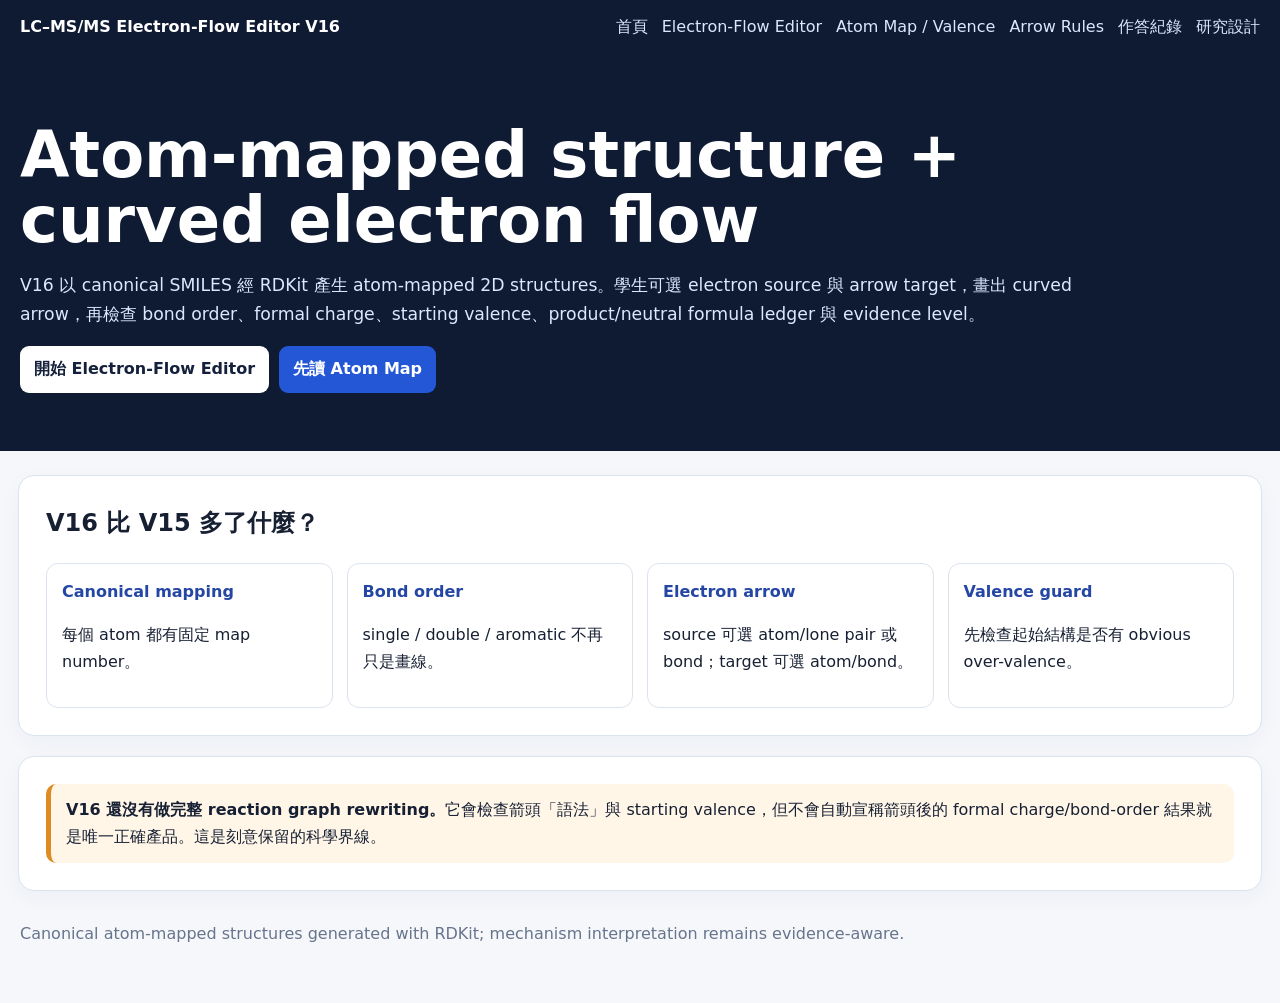
<file: lc-msms-v16/index.html>
<!doctype html><html lang="zh-Hant"><head><meta charset="utf-8"><meta name="viewport" content="width=device-width,initial-scale=1"><title>LC–MS/MS Electron-Flow Editor V16</title><link rel="stylesheet" href="assets/style.css"></head><body><header><div class="nav"><div class="brand">LC–MS/MS Electron-Flow Editor V16</div><nav class="links"><a href="index.html">首頁</a><a href="editor.html">Electron-Flow Editor</a><a href="atommap.html">Atom Map / Valence</a><a href="rules.html">Arrow Rules</a><a href="history.html">作答紀錄</a><a href="research.html">研究設計</a></nav></div></header>
<header><div class="hero"><h1>Atom-mapped structure +<br>curved electron flow</h1><p>V16 以 canonical SMILES 經 RDKit 產生 atom-mapped 2D structures。學生可選 electron source 與 arrow target，畫出 curved arrow，再檢查 bond order、formal charge、starting valence、product/neutral formula ledger 與 evidence level。</p><div class="cta"><a class="btn" href="editor.html">開始 Electron-Flow Editor</a><a class="btn alt" href="atommap.html">先讀 Atom Map</a></div></div></header>
<main><section class="sec"><h2>V16 比 V15 多了什麼？</h2><div class="grid4"><div class="card"><b>Canonical mapping</b><p>每個 atom 都有固定 map number。</p></div><div class="card"><b>Bond order</b><p>single / double / aromatic 不再只是畫線。</p></div><div class="card"><b>Electron arrow</b><p>source 可選 atom/lone pair 或 bond；target 可選 atom/bond。</p></div><div class="card"><b>Valence guard</b><p>先檢查起始結構是否有 obvious over-valence。</p></div></div></section>
<section class="sec"><div class="callout orange"><b>V16 還沒有做完整 reaction graph rewriting。</b>它會檢查箭頭「語法」與 starting valence，但不會自動宣稱箭頭後的 formal charge/bond-order 結果就是唯一正確產品。這是刻意保留的科學界線。</div></section></main>
<footer>Canonical atom-mapped structures generated with RDKit; mechanism interpretation remains evidence-aware.</footer></body></html>
</file>
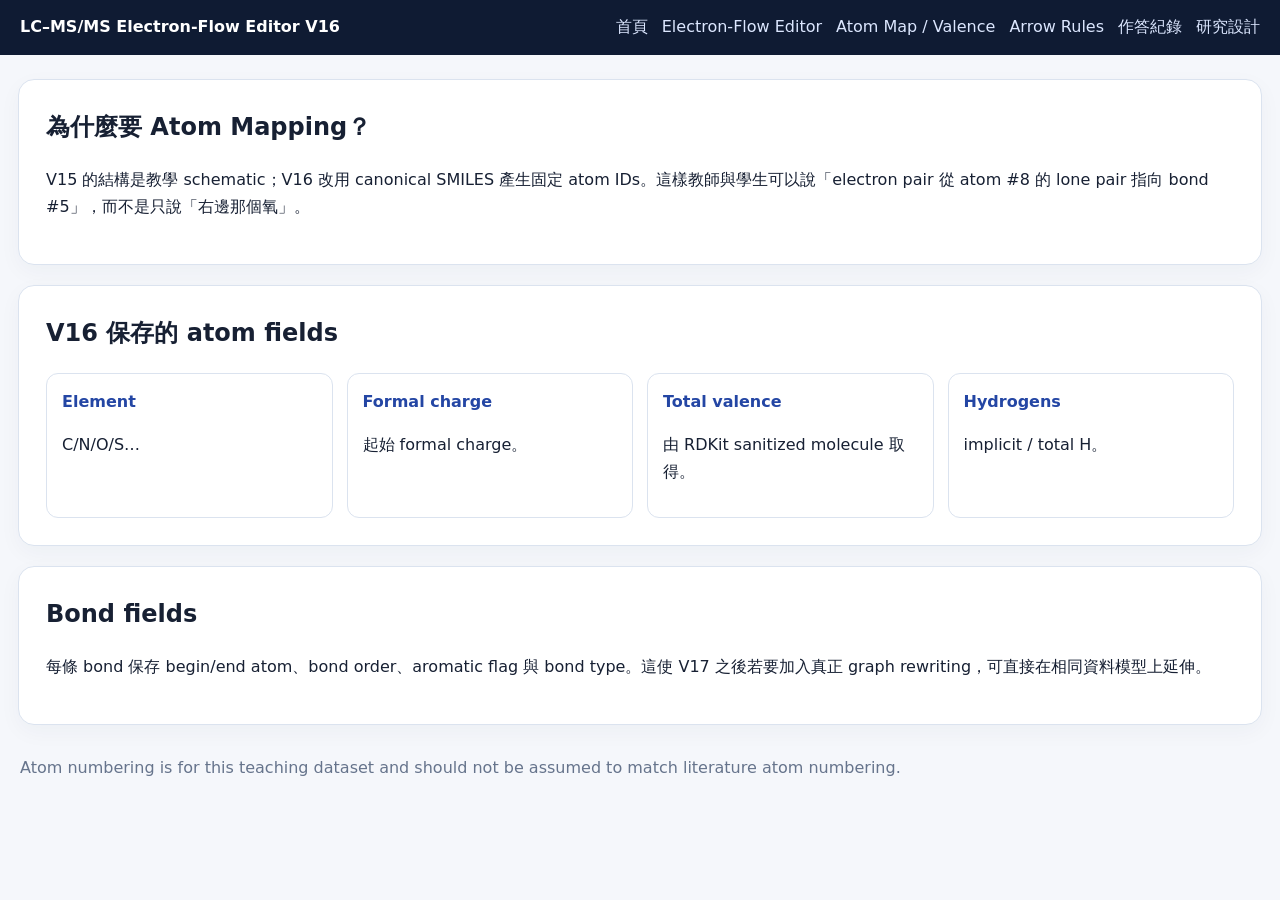
<file: lc-msms-v16/atommap.html>
<!doctype html><html lang="zh-Hant"><head><meta charset="utf-8"><meta name="viewport" content="width=device-width,initial-scale=1"><title>Atom Map | V16</title><link rel="stylesheet" href="assets/style.css"></head><body><header><div class="nav"><div class="brand">LC–MS/MS Electron-Flow Editor V16</div><nav class="links"><a href="index.html">首頁</a><a href="editor.html">Electron-Flow Editor</a><a href="atommap.html">Atom Map / Valence</a><a href="rules.html">Arrow Rules</a><a href="history.html">作答紀錄</a><a href="research.html">研究設計</a></nav></div></header><main><section class="sec"><h1>為什麼要 Atom Mapping？</h1><p>V15 的結構是教學 schematic；V16 改用 canonical SMILES 產生固定 atom IDs。這樣教師與學生可以說「electron pair 從 atom #8 的 lone pair 指向 bond #5」，而不是只說「右邊那個氧」。</p></section><section class="sec"><h2>V16 保存的 atom fields</h2><div class="grid4"><div class="card"><b>Element</b><p>C/N/O/S…</p></div><div class="card"><b>Formal charge</b><p>起始 formal charge。</p></div><div class="card"><b>Total valence</b><p>由 RDKit sanitized molecule 取得。</p></div><div class="card"><b>Hydrogens</b><p>implicit / total H。</p></div></div></section><section class="sec"><h2>Bond fields</h2><p>每條 bond 保存 begin/end atom、bond order、aromatic flag 與 bond type。這使 V17 之後若要加入真正 graph rewriting，可直接在相同資料模型上延伸。</p></section></main><footer>Atom numbering is for this teaching dataset and should not be assumed to match literature atom numbering.</footer></body></html>
</file>
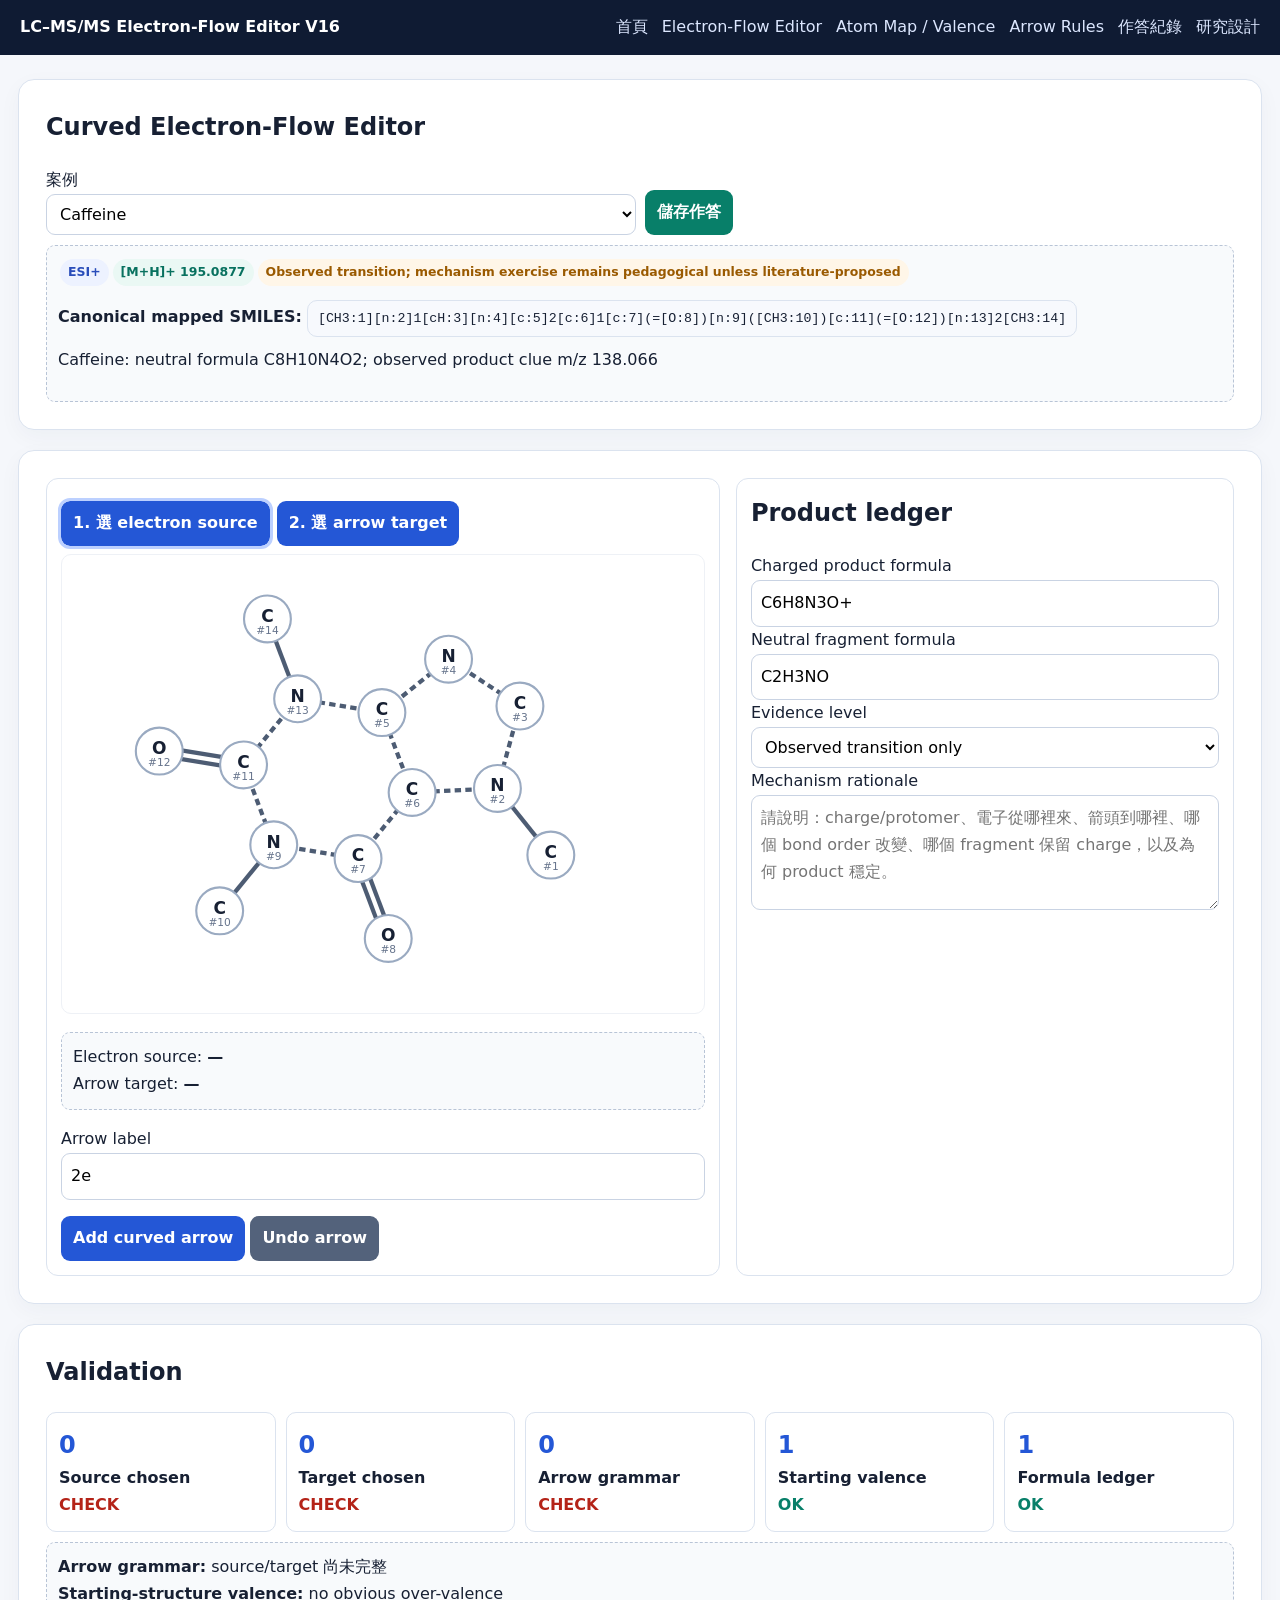
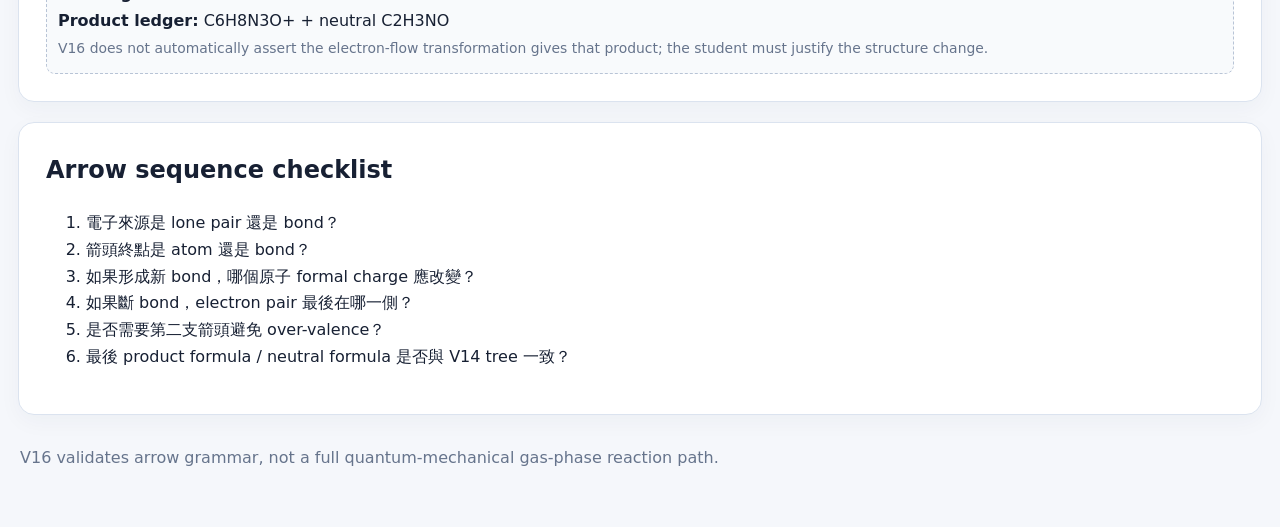
<file: lc-msms-v16/editor.html>
<!doctype html><html lang="zh-Hant"><head><meta charset="utf-8"><meta name="viewport" content="width=device-width,initial-scale=1"><title>Electron-Flow Editor | V16</title><link rel="stylesheet" href="assets/style.css"><script defer src="assets/app.js"></script></head><body><header><div class="nav"><div class="brand">LC–MS/MS Electron-Flow Editor V16</div><nav class="links"><a href="index.html">首頁</a><a href="editor.html">Electron-Flow Editor</a><a href="atommap.html">Atom Map / Valence</a><a href="rules.html">Arrow Rules</a><a href="history.html">作答紀錄</a><a href="research.html">研究設計</a></nav></div></header><main><section class="sec"><h1>Curved Electron-Flow Editor</h1><div class="toolbar"><div><label>案例</label><select id="molSel" onchange="loadMol()"></select></div><div><button class="green" onclick="saveMechanism()">儲存作答</button></div></div><div id="meta" class="result"></div></section><section class="sec"><div class="editor"><div class="canvasPanel"><div class="modebar"><button data-mode="source" class="active" onclick="setMode('source')">1. 選 electron source</button><button data-mode="target" onclick="setMode('target')">2. 選 arrow target</button><input type="hidden" id="currentMode" value="source"></div><svg id="molSvg" class="molsvg" viewBox="0 0 560 430"></svg><div id="selectionInfo" class="result"></div><p><label>Arrow label</label><input id="arrowLabel" value="2e"></p><button onclick="addArrow()">Add curved arrow</button> <button class="alt" onclick="undoArrow()">Undo arrow</button></div><div class="inspector"><h2>Product ledger</h2><label>Charged product formula</label><input id="productFormula" onchange="validate()"><label>Neutral fragment formula</label><input id="neutralFormula" onchange="validate()"><label>Evidence level</label><select id="evidenceLevel"><option>Observed transition only</option><option>Literature-proposed mechanism</option><option>Pedagogical hypothesis</option></select><label>Mechanism rationale</label><textarea id="rationale" placeholder="請說明：charge/protomer、電子從哪裡來、箭頭到哪裡、哪個 bond order 改變、哪個 fragment 保留 charge，以及為何 product 穩定。"></textarea></div></div></section><section class="sec"><h2>Validation</h2><div id="scoreGrid" class="scoreGrid"></div><div id="validationInfo" class="result"></div></section><section class="sec"><h2>Arrow sequence checklist</h2><ol><li>電子來源是 lone pair 還是 bond？</li><li>箭頭終點是 atom 還是 bond？</li><li>如果形成新 bond，哪個原子 formal charge 應改變？</li><li>如果斷 bond，electron pair 最後在哪一側？</li><li>是否需要第二支箭頭避免 over-valence？</li><li>最後 product formula / neutral formula 是否與 V14 tree 一致？</li></ol></section></main><footer>V16 validates arrow grammar, not a full quantum-mechanical gas-phase reaction path.</footer></body></html>
</file>
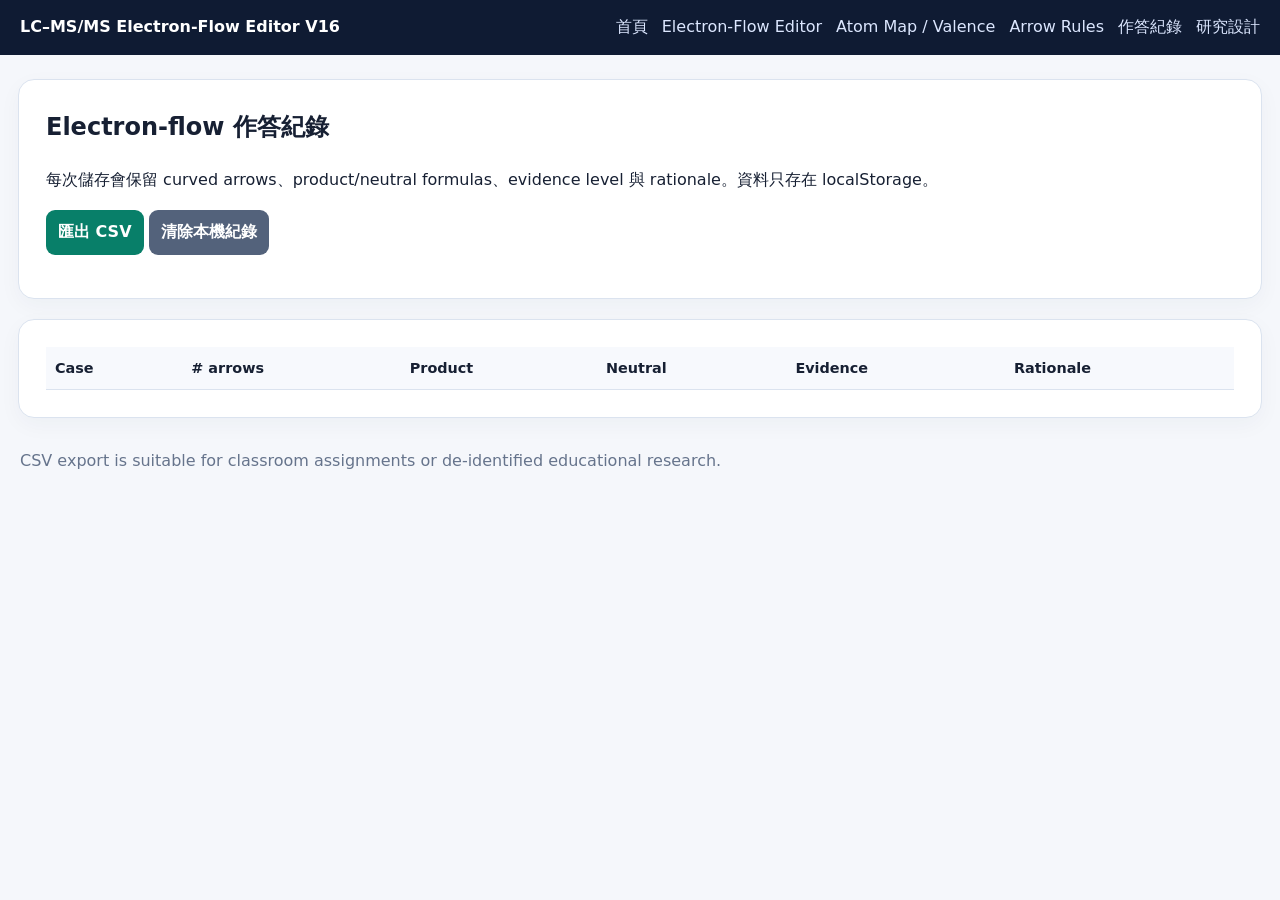
<file: lc-msms-v16/history.html>
<!doctype html><html lang="zh-Hant"><head><meta charset="utf-8"><meta name="viewport" content="width=device-width,initial-scale=1"><title>History | V16</title><link rel="stylesheet" href="assets/style.css"><script defer src="assets/app.js"></script></head><body><header><div class="nav"><div class="brand">LC–MS/MS Electron-Flow Editor V16</div><nav class="links"><a href="index.html">首頁</a><a href="editor.html">Electron-Flow Editor</a><a href="atommap.html">Atom Map / Valence</a><a href="rules.html">Arrow Rules</a><a href="history.html">作答紀錄</a><a href="research.html">研究設計</a></nav></div></header><main><section class="sec"><h1>Electron-flow 作答紀錄</h1><p>每次儲存會保留 curved arrows、product/neutral formulas、evidence level 與 rationale。資料只存在 localStorage。</p><p><button class="green" onclick="exportCSV()">匯出 CSV</button> <button class="alt" onclick="clearHistory()">清除本機紀錄</button></p></section><section class="sec"><table><thead><tr><th>Case</th><th># arrows</th><th>Product</th><th>Neutral</th><th>Evidence</th><th>Rationale</th></tr></thead><tbody id="historyRows"></tbody></table></section></main><footer>CSV export is suitable for classroom assignments or de-identified educational research.</footer></body></html>
</file>
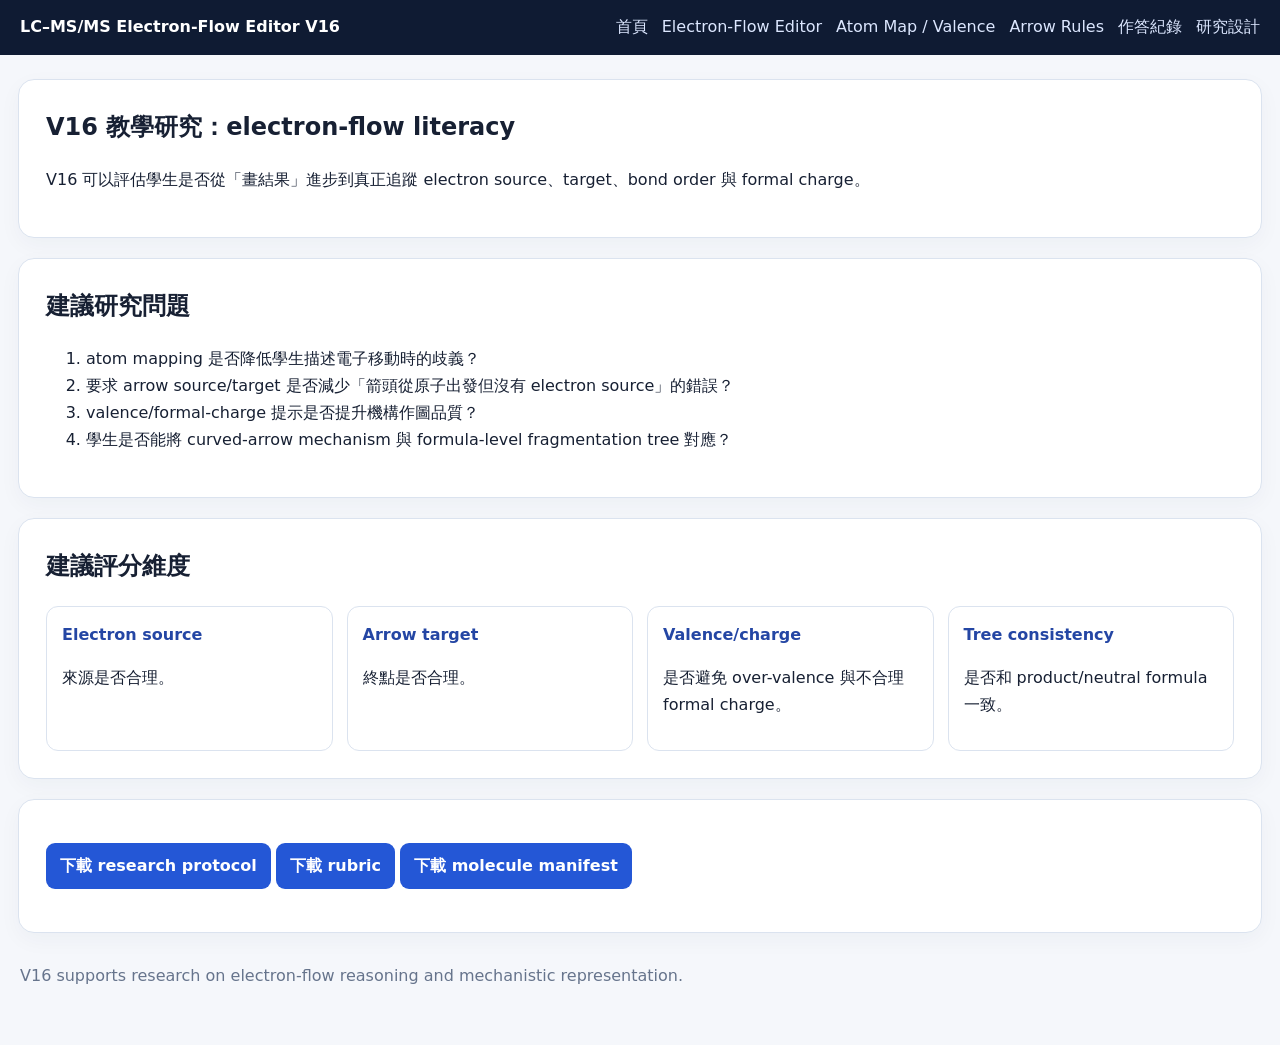
<file: lc-msms-v16/research.html>
<!doctype html><html lang="zh-Hant"><head><meta charset="utf-8"><meta name="viewport" content="width=device-width,initial-scale=1"><title>Research | V16</title><link rel="stylesheet" href="assets/style.css"></head><body><header><div class="nav"><div class="brand">LC–MS/MS Electron-Flow Editor V16</div><nav class="links"><a href="index.html">首頁</a><a href="editor.html">Electron-Flow Editor</a><a href="atommap.html">Atom Map / Valence</a><a href="rules.html">Arrow Rules</a><a href="history.html">作答紀錄</a><a href="research.html">研究設計</a></nav></div></header><main><section class="sec"><h1>V16 教學研究：electron-flow literacy</h1><p>V16 可以評估學生是否從「畫結果」進步到真正追蹤 electron source、target、bond order 與 formal charge。</p></section><section class="sec"><h2>建議研究問題</h2><ol><li>atom mapping 是否降低學生描述電子移動時的歧義？</li><li>要求 arrow source/target 是否減少「箭頭從原子出發但沒有 electron source」的錯誤？</li><li>valence/formal-charge 提示是否提升機構作圖品質？</li><li>學生是否能將 curved-arrow mechanism 與 formula-level fragmentation tree 對應？</li></ol></section><section class="sec"><h2>建議評分維度</h2><div class="grid4"><div class="card"><b>Electron source</b><p>來源是否合理。</p></div><div class="card"><b>Arrow target</b><p>終點是否合理。</p></div><div class="card"><b>Valence/charge</b><p>是否避免 over-valence 與不合理 formal charge。</p></div><div class="card"><b>Tree consistency</b><p>是否和 product/neutral formula 一致。</p></div></div></section><section class="sec"><p><a class="btn alt" href="downloads/V16_research_protocol.md">下載 research protocol</a> <a class="btn alt" href="downloads/V16_electron_flow_rubric.csv">下載 rubric</a> <a class="btn alt" href="downloads/V16_molecule_manifest.csv">下載 molecule manifest</a></p></section></main><footer>V16 supports research on electron-flow reasoning and mechanistic representation.</footer></body></html>
</file>
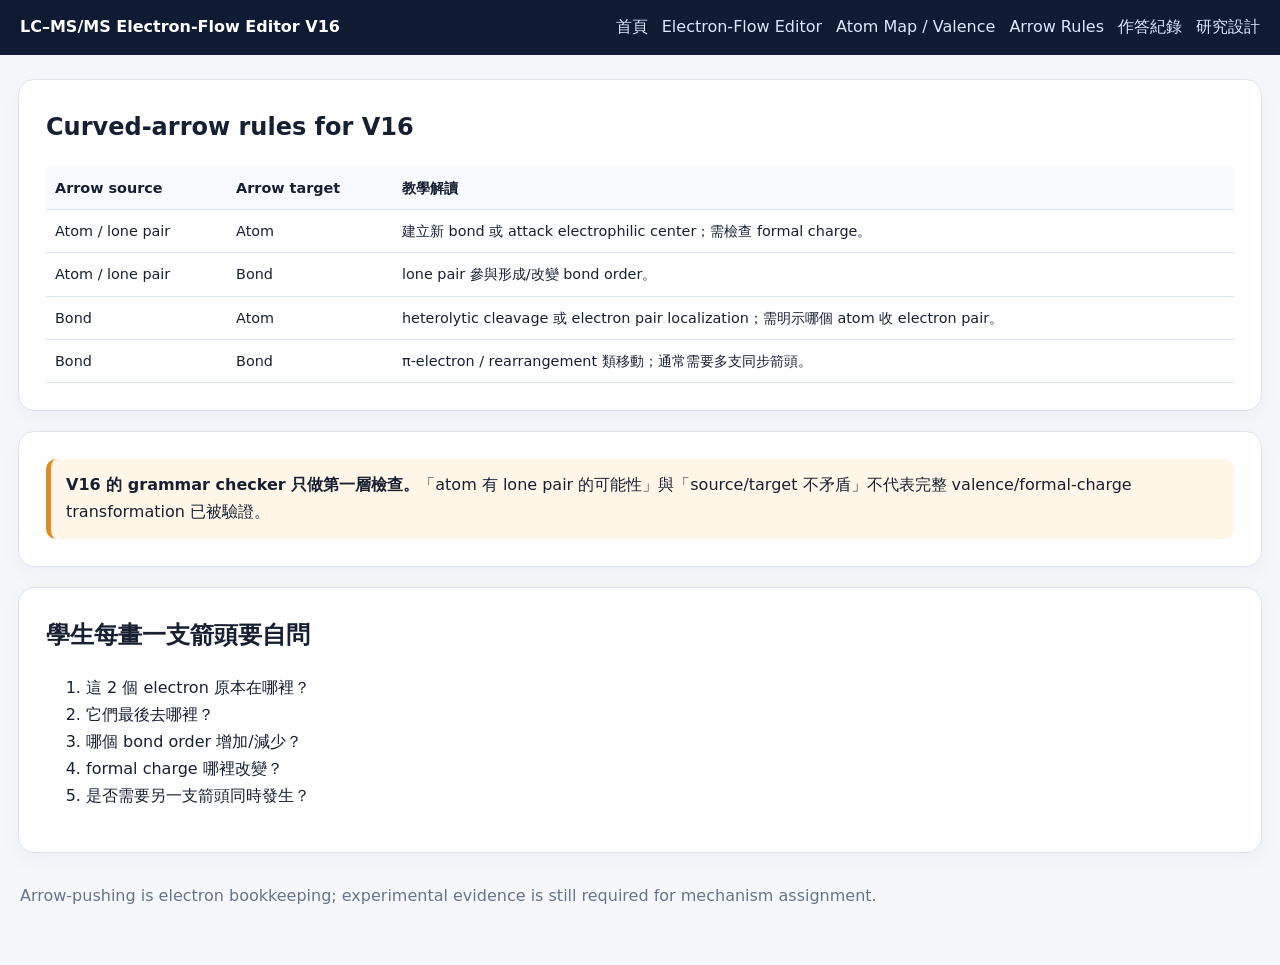
<file: lc-msms-v16/rules.html>
<!doctype html><html lang="zh-Hant"><head><meta charset="utf-8"><meta name="viewport" content="width=device-width,initial-scale=1"><title>Arrow Rules | V16</title><link rel="stylesheet" href="assets/style.css"></head><body><header><div class="nav"><div class="brand">LC–MS/MS Electron-Flow Editor V16</div><nav class="links"><a href="index.html">首頁</a><a href="editor.html">Electron-Flow Editor</a><a href="atommap.html">Atom Map / Valence</a><a href="rules.html">Arrow Rules</a><a href="history.html">作答紀錄</a><a href="research.html">研究設計</a></nav></div></header><main><section class="sec"><h1>Curved-arrow rules for V16</h1><table><thead><tr><th>Arrow source</th><th>Arrow target</th><th>教學解讀</th></tr></thead><tbody><tr><td>Atom / lone pair</td><td>Atom</td><td>建立新 bond 或 attack electrophilic center；需檢查 formal charge。</td></tr><tr><td>Atom / lone pair</td><td>Bond</td><td>lone pair 參與形成/改變 bond order。</td></tr><tr><td>Bond</td><td>Atom</td><td>heterolytic cleavage 或 electron pair localization；需明示哪個 atom 收 electron pair。</td></tr><tr><td>Bond</td><td>Bond</td><td>π-electron / rearrangement 類移動；通常需要多支同步箭頭。</td></tr></tbody></table></section><section class="sec"><div class="callout orange"><b>V16 的 grammar checker 只做第一層檢查。</b>「atom 有 lone pair 的可能性」與「source/target 不矛盾」不代表完整 valence/formal-charge transformation 已被驗證。</div></section><section class="sec"><h2>學生每畫一支箭頭要自問</h2><ol><li>這 2 個 electron 原本在哪裡？</li><li>它們最後去哪裡？</li><li>哪個 bond order 增加/減少？</li><li>formal charge 哪裡改變？</li><li>是否需要另一支箭頭同時發生？</li></ol></section></main><footer>Arrow-pushing is electron bookkeeping; experimental evidence is still required for mechanism assignment.</footer></body></html>
</file>
<file: lc-msms-v16/assets/style.css>
:root{--bg:#f5f7fb;--p:#fff;--ink:#172033;--muted:#66748c;--line:#dbe3ef;--blue:#2457d6;--green:#087f69;--orange:#b76a05;--red:#b42318;--nav:#0f1b33;--soft:#eef3ff;--softg:#eaf8f4}
*{box-sizing:border-box}body{margin:0;background:var(--bg);color:var(--ink);font-family:system-ui,-apple-system,"Segoe UI","Noto Sans TC","Microsoft JhengHei",sans-serif;line-height:1.68}a{color:var(--blue)}
header{background:var(--nav);color:#fff}.nav{max-width:1460px;margin:auto;padding:14px 20px;display:flex;justify-content:space-between;gap:18px;align-items:center}.brand{font-weight:900}.links{display:flex;gap:14px;flex-wrap:wrap}.links a{color:#dce7ff;text-decoration:none}
.hero{max-width:1460px;margin:auto;padding:68px 20px 58px}.hero h1{font-size:clamp(2.3rem,5vw,4.9rem);line-height:1.02;margin:0 0 16px}.hero p{max-width:1100px;color:#dde7ff;font-size:1.08rem}.cta{display:flex;gap:10px;flex-wrap:wrap}.btn,a.btn{display:inline-block;padding:10px 14px;border-radius:9px;background:#fff;color:#15213c;text-decoration:none;font-weight:850}.btn.alt,a.btn.alt{background:var(--blue);color:#fff}
main{max-width:1460px;margin:24px auto;padding:0 18px}.sec{background:#fff;border:1px solid var(--line);border-radius:16px;padding:27px;margin-bottom:20px;box-shadow:0 7px 22px #1b31580a}.sec h1,.sec h2{margin-top:0}
.grid2,.grid3,.grid4{display:grid;gap:14px}.grid2{grid-template-columns:repeat(2,minmax(0,1fr))}.grid3{grid-template-columns:repeat(3,minmax(0,1fr))}.grid4{grid-template-columns:repeat(4,minmax(0,1fr))}.card{border:1px solid var(--line);border-radius:12px;padding:15px}.card b{color:#2446a4}.small{font-size:.87rem;color:var(--muted)}
.toolbar{display:flex;gap:9px;flex-wrap:wrap;align-items:end}.toolbar>div{min-width:150px;flex:1}input,select,textarea,button{font:inherit}input,select,textarea{width:100%;padding:9px;border:1px solid #c9d3e3;border-radius:9px;background:#fff}textarea{min-height:115px}button{border:0;border-radius:9px;padding:9px 12px;background:var(--blue);color:#fff;font-weight:800;cursor:pointer}button.green{background:var(--green)}button.alt{background:#53627b}button.orange{background:var(--orange)}
.result{padding:11px;border:1px dashed #b8c4d6;border-radius:9px;background:#f8fafc;margin-top:10px}.callout{border-left:5px solid var(--blue);background:var(--soft);padding:13px 15px;border-radius:10px}.callout.green{border-left-color:var(--green);background:var(--softg)}.callout.orange{border-left-color:#dd8b22;background:#fff6e8}
.editor{display:grid;grid-template-columns:1.15fr .85fr;gap:16px}.canvasPanel,.inspector{border:1px solid var(--line);border-radius:12px;background:#fff;padding:14px}.molsvg{width:100%;height:460px;background:#fff;border:1px solid #eef1f6;border-radius:10px}
.atomCircle{fill:#fff;stroke:#9aaac1;stroke-width:2;cursor:pointer}.atomCircle:hover{stroke:#2457d6;stroke-width:4}.atomCircle.selected{stroke:#087f69;stroke-width:5}.atomLabel{font-size:16px;font-weight:900;fill:#172033;text-anchor:middle;dominant-baseline:middle;pointer-events:none}.atomMap{font-size:10px;fill:#66748c;text-anchor:middle;pointer-events:none}
.bond{stroke:#4d5c73;stroke-width:4;cursor:pointer}.bond.double2{stroke-width:2}.bond:hover{stroke:#2457d6}.bond.selected{stroke:#087f69;stroke-width:7}.bondAromatic{stroke-dasharray:6 4}
.arrow{fill:none;stroke:#b42318;stroke-width:3;marker-end:url(#arrowHead)}.arrowLabel{font-size:12px;fill:#b42318;font-weight:800}
.modebar{display:flex;gap:7px;flex-wrap:wrap;margin:8px 0}.modebar button.active{outline:3px solid #bcd0ff}
.ok{color:#087f69;font-weight:900}.bad{color:#b42318;font-weight:900}.warn{color:#9d4e00;font-weight:800}
table{width:100%;border-collapse:collapse;font-size:.9rem}th,td{padding:9px;border-bottom:1px solid var(--line);text-align:left;vertical-align:top}th{background:#f7f9fd}.tag{display:inline-block;padding:3px 8px;border-radius:999px;background:#edf2ff;color:#294dba;font-size:.78rem;font-weight:800;margin:2px}.tag.green{background:#eaf8f4;color:#08715f}.tag.orange{background:#fff6e8;color:#9a5a00}
.scoreGrid{display:grid;grid-template-columns:repeat(5,minmax(0,1fr));gap:10px}.scoreBox{border:1px solid var(--line);border-radius:10px;padding:12px}.scoreBox .n{font-size:1.5rem;font-weight:900;color:var(--blue)}
.code{font-family:ui-monospace,SFMono-Regular,Consolas,monospace;font-size:.83rem;white-space:pre-wrap;background:#f7f9fd;border:1px solid var(--line);border-radius:10px;padding:10px}
footer{max-width:1460px;margin:30px auto 55px;padding:0 20px;color:var(--muted)}
@media(max-width:1000px){.nav{align-items:flex-start;flex-direction:column}.grid2,.grid3,.grid4,.editor,.scoreGrid{grid-template-columns:1fr}.molsvg{height:420px}}
</file>
